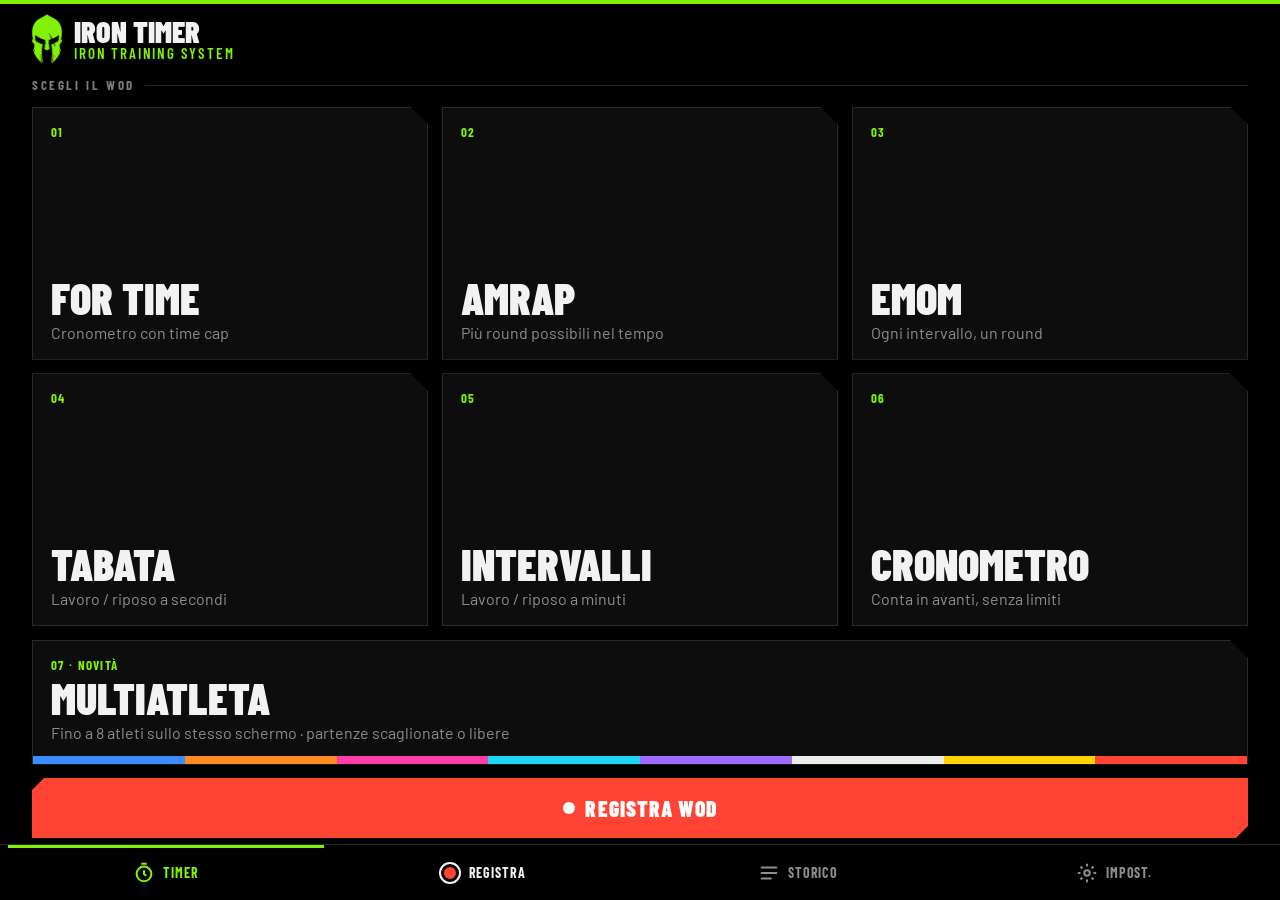
<file: index.html>
<!doctype html>
<html lang="it">
<head>
<meta charset="utf-8">
<meta name="viewport" content="width=device-width,initial-scale=1,viewport-fit=cover,user-scalable=no">
<title>Iron Timer</title>
<meta name="theme-color" content="#000000">
<meta name="apple-mobile-web-app-capable" content="yes">
<meta name="mobile-web-app-capable" content="yes">
<meta name="apple-mobile-web-app-status-bar-style" content="black-translucent">
<meta name="apple-mobile-web-app-title" content="Iron Timer">
<link rel="manifest" href="manifest.webmanifest">
<link rel="apple-touch-icon" href="img/apple-touch-icon.png">
<link rel="icon" href="img/icon-192.png">
<link rel="preconnect" href="https://fonts.googleapis.com">
<link rel="preconnect" href="https://fonts.gstatic.com" crossorigin>
<link href="https://fonts.googleapis.com/css2?family=Barlow+Condensed:wght@500;600;700;800;900&family=Barlow:wght@400;500;600&display=swap" rel="stylesheet">
<style>
/* Every screen is sized from the visible height (--vh) so it fits without scrolling
   on any phone or tablet, portrait or landscape. Only the history list scrolls. */
:root{
  --g:#81F105; --red:#ff4433; --bg:#000; --p:#0e0e0e; --p2:#171717; --b:#262626;
  --t:#f2f2f2; --m:#8d8d8d;
  --st:env(safe-area-inset-top); --sb:env(safe-area-inset-bottom);
  --sl:env(safe-area-inset-left); --sr:env(safe-area-inset-right);
  --cond:'Barlow Condensed','Arial Narrow',system-ui,sans-serif;
  --body:'Barlow',system-ui,-apple-system,sans-serif;
  --vh:1vh;
  --gap:clamp(6px,calc(var(--vh)*1.5),14px);
  --navh:clamp(50px,calc(var(--vh)*8),64px);
  --btn:clamp(42px,calc(var(--vh)*7),62px);
}
@supports (height:1dvh){:root{--vh:1dvh}}
@media (orientation:landscape){:root{--navh:clamp(40px,calc(var(--vh)*10),56px);--btn:clamp(40px,calc(var(--vh)*11),60px)}}
*{box-sizing:border-box;-webkit-tap-highlight-color:transparent}
html,body{margin:0;height:100%;background:var(--bg);color:var(--t);font-family:var(--body);overscroll-behavior:none;overflow:hidden}
body{-webkit-user-select:none;user-select:none;-webkit-text-size-adjust:100%}
button{font:inherit;color:inherit;background:none;border:0;cursor:pointer;padding:0}
input,select{font:inherit;color:var(--t)}
h1,h2,h3{font-family:var(--cond);text-transform:uppercase;letter-spacing:.02em;margin:0}
.muted{color:var(--m)}
.view{position:fixed;inset:0;display:none;flex-direction:column;gap:var(--gap);
  padding:calc(var(--st) + var(--gap)) calc(var(--sr) + clamp(12px,3vw,32px)) calc(var(--sb) + var(--gap)) calc(var(--sl) + clamp(12px,3vw,32px))}
.view.on{display:flex}
.fit{flex:1;min-height:0;display:flex;flex-direction:column;gap:var(--gap)}
.navpad{padding-bottom:calc(var(--sb) + var(--navh) + 6px)}

/* header */
.hdr{display:flex;align-items:center;gap:12px;flex:none}
.hdr img{height:clamp(30px,calc(var(--vh)*6),50px);width:auto}
.hdr .tt{font-family:var(--cond);font-weight:800;font-size:clamp(20px,calc(var(--vh)*3.4),30px);line-height:1;text-transform:uppercase}
.hdr .tt small{display:block;font-size:.5em;font-weight:600;color:var(--g);letter-spacing:.12em}
.hdr .sp{flex:1}
.topbar{display:flex;align-items:center;justify-content:space-between;gap:10px;flex:none}
.back{display:flex;align-items:center;gap:6px;font-family:var(--cond);font-weight:700;font-size:clamp(15px,calc(var(--vh)*2.4),20px);text-transform:uppercase;color:var(--m);height:clamp(30px,calc(var(--vh)*5),40px)}
.pillbtn{height:clamp(30px,calc(var(--vh)*5),40px);padding:0 14px;border-radius:999px;background:var(--p2);border:1px solid var(--b);font-family:var(--cond);font-weight:700;font-size:clamp(14px,calc(var(--vh)*2.2),18px);text-transform:uppercase;letter-spacing:.04em}
.pillbtn:active{border-color:var(--g);color:var(--g)}

/* buttons */
.cta{display:flex;align-items:center;justify-content:center;gap:10px;width:100%;height:var(--btn);flex:none;border-radius:14px;background:var(--g);color:#000;font-family:var(--cond);font-weight:800;font-size:clamp(16px,calc(var(--btn)*.36),23px);text-transform:uppercase;letter-spacing:.03em;text-decoration:none;text-align:center;line-height:1.05;padding:0 10px}
.cta svg{width:1.1em;height:1.1em;flex:none}
.cta.sec{background:var(--p2);color:var(--t);border:1px solid var(--b)}
.cta.red{background:var(--red);color:#fff}
.cta:active{filter:brightness(.85)}

/* home */
.grid{flex:1;min-height:0;display:grid;grid-template-columns:1fr 1fr;grid-template-rows:repeat(3,1fr);gap:var(--gap)}
.mode{min-height:0;background:var(--p);border:1px solid var(--b);border-radius:14px;padding:clamp(8px,calc(var(--vh)*1.8),18px) clamp(10px,2.5vw,18px);text-align:left;display:flex;flex-direction:column;justify-content:space-between;overflow:hidden;transition:border-color .15s,transform .1s}
.mode:active{transform:scale(.97);border-color:var(--g)}
.mode b{font-family:var(--cond);font-size:clamp(18px,calc(var(--vh)*4.4),40px);font-weight:800;text-transform:uppercase;line-height:1}
.mode .d{font-size:clamp(11px,calc(var(--vh)*1.7),15px);color:var(--m);line-height:1.25}
.prow{display:flex;align-items:center;gap:8px;flex:none;min-height:0}
.prow .lb{font-family:var(--cond);font-weight:700;font-size:13px;letter-spacing:.12em;color:var(--m);text-transform:uppercase;flex:none}
.pstrip{display:flex;gap:8px;overflow-x:auto;scrollbar-width:none;flex:1;min-width:0;-webkit-overflow-scrolling:touch}
.pstrip::-webkit-scrollbar{display:none}
.pchip{flex:none;display:flex;align-items:center;gap:6px;height:clamp(34px,calc(var(--vh)*5.5),46px);padding:0 4px 0 14px;border-radius:999px;background:var(--p);border:1px solid var(--b);font-family:var(--cond);font-weight:700;font-size:clamp(14px,calc(var(--vh)*2.2),18px);text-transform:uppercase;white-space:nowrap}
.pchip .x{width:28px;height:28px;border-radius:50%;color:var(--m);font-size:18px}
.empty{color:var(--m);font-size:13px}

/* bottom nav */
.nav{position:fixed;left:0;right:0;bottom:0;height:calc(var(--navh) + var(--sb));display:none;background:rgba(0,0,0,.94);border-top:1px solid var(--b);padding:0 calc(var(--sr) + 8px) var(--sb) calc(var(--sl) + 8px);z-index:20}
.nav.on{display:flex}
.nav button{flex:1;display:flex;flex-direction:column;align-items:center;justify-content:center;gap:2px;font-family:var(--cond);font-weight:700;font-size:13px;letter-spacing:.06em;text-transform:uppercase;color:var(--m)}
.nav button svg,.nav .recb i{width:22px;height:22px}
.nav button.on{color:var(--g)}
.nav .recb{color:var(--t)}
.nav .recb i{display:block;border-radius:50%;border:2px solid currentColor;position:relative}
.nav .recb i:after{content:'';position:absolute;inset:3px;border-radius:50%;background:var(--red)}

/* setup */
.titrow{display:flex;align-items:baseline;gap:12px;flex:none;flex-wrap:wrap}
#suTitle{font-size:clamp(26px,calc(var(--vh)*5.5),52px);line-height:1;color:var(--g)}
#suDesc{font-size:clamp(12px,calc(var(--vh)*1.8),15px)}
.sumain{flex:1;min-height:0;display:flex;flex-direction:column;gap:var(--gap)}
.sufields{flex:1;min-height:0;display:grid;grid-auto-rows:minmax(0,1fr);gap:var(--gap)}
.field{background:var(--p);border:1px solid var(--b);border-radius:14px;padding:clamp(8px,calc(var(--vh)*1.6),16px) clamp(10px,2.5vw,16px);min-height:0;display:flex;flex-direction:column;justify-content:center;gap:clamp(4px,calc(var(--vh)*1),10px)}
.field label,.flabel{display:block;font-family:var(--cond);font-weight:700;font-size:clamp(12px,calc(var(--vh)*1.8),15px);letter-spacing:.1em;text-transform:uppercase;color:var(--m)}
.stp{display:flex;align-items:center;justify-content:space-between;gap:10px;min-height:0}
.stp button{width:var(--btn);height:var(--btn);border-radius:12px;background:var(--p2);border:1px solid var(--b);font-size:calc(var(--btn)*.48);font-weight:600;flex:none}
.stp button:active{border-color:var(--g);color:var(--g)}
.stp .val{flex:1;text-align:center;font-family:var(--cond);font-weight:800;font-size:clamp(26px,calc(var(--vh)*6.5),64px);line-height:1;font-variant-numeric:tabular-nums;white-space:nowrap}
.stp .val{cursor:text}
.stp .valin{width:100%;background:none;border:0;border-bottom:2px solid var(--g);border-radius:0;padding:0;outline:none;text-align:center;font:inherit;color:var(--g);line-height:1.1;-webkit-user-select:text;user-select:text}
.stp .valin::placeholder{color:var(--m);opacity:1}
.stp .valt{display:flex;align-items:center;justify-content:center;gap:.04em;min-width:0;font-size:clamp(24px,calc(var(--vh)*5.6),56px)}
.stp .valt{container-type:inline-size}
.stp .valt>*{font-size:min(1em,21cqw)}
.stp .valt i{font-style:normal;color:var(--m)}
.stp .valt .valin{width:1.2em;flex:none;padding:.08em 0;background:var(--p2);border:0;border-bottom:2px solid var(--b)}
.stp .valt .valin:focus{border-bottom-color:var(--g)}
.stp .valt:not(:focus-within) .valin{color:var(--t)}
.stp .valt.zero:not(:focus-within) .valin{color:var(--m)}
.stp .val small{font-size:.4em;color:var(--m);font-weight:600;margin-left:4px}
.stp .val .none{font-size:.62em}
.txt{width:100%;height:clamp(36px,calc(var(--vh)*5.6),48px);border-radius:10px;background:var(--p2);border:1px solid var(--b);padding:0 12px;font-size:16px;-webkit-user-select:text;user-select:text}
.txt:focus{outline:none;border-color:var(--g)}
.namef{flex:none}
#suBtns{display:flex;gap:var(--gap);flex:none}

/* run */
#run{transition:background .25s}
#run.rest{background:#1a0705}
#run.prep{background:#0b0b0b}
.runmain{flex:1;display:flex;flex-direction:column;min-height:0;min-width:0}
.runtop{display:flex;align-items:center;justify-content:space-between;gap:10px}
.runtop .lbl{font-family:var(--cond);font-weight:700;font-size:clamp(15px,calc(var(--vh)*2.4),22px);text-transform:uppercase;letter-spacing:.06em;color:var(--m);white-space:nowrap;overflow:hidden;text-overflow:ellipsis}
.runtop img{height:clamp(26px,calc(var(--vh)*4.4),40px);width:auto;flex:none}
.runmid{flex:1;display:flex;flex-direction:column;align-items:center;justify-content:center;min-height:0;overflow:hidden}
.phase{font-family:var(--cond);font-weight:800;font-size:clamp(20px,calc(var(--vh)*4.5),48px);letter-spacing:.14em;text-transform:uppercase;color:var(--g)}
#run.rest .phase{color:var(--red)}
#run.prep .phase{color:var(--t)}
.big{font-family:var(--cond);font-weight:800;line-height:.9;font-variant-numeric:tabular-nums;font-size:min(31vw,calc(var(--vh)*40));color:var(--g)}
#run.rest .big{color:var(--red)}
#run.prep .big{color:var(--t)}
.sub{font-family:var(--cond);font-weight:700;font-size:clamp(18px,calc(var(--vh)*4),40px);text-transform:uppercase;letter-spacing:.06em;margin-top:4px;text-align:center}
.sub2{font-size:clamp(12px,calc(var(--vh)*1.9),17px);color:var(--m);margin-top:2px;font-variant-numeric:tabular-nums;text-align:center}
.prog{height:6px;background:var(--p2);border-radius:3px;overflow:hidden;margin:var(--gap) 0 0;flex:none}
.prog i{display:block;height:100%;width:0;background:var(--g)}
#run.rest .prog i.on{background:var(--red)}
.runbtns{display:flex;gap:var(--gap);flex:none}
.runbtns button{height:clamp(54px,calc(var(--vh)*9),84px);border-radius:16px;font-family:var(--cond);font-weight:800;font-size:clamp(18px,calc(var(--vh)*3),28px);text-transform:uppercase}
.rb-sm{flex:0 0 26%;background:var(--p2);border:1px solid var(--b)}
.rb-round{flex:1;background:var(--g);color:#000}
.rb-round:active{filter:brightness(.8)}
.rb-round[hidden]{display:none}

/* record */
#rec{padding:0;gap:0;background:#000}
#rec.on{display:flex;flex-direction:column}
.swrap{position:relative;flex:1;min-height:0;min-width:0;overflow:hidden}
.stage{position:absolute;left:50%;top:50%;transform:translate(-50%,-50%);overflow:hidden;background:#050505}
.stage video,.stage canvas.ov{position:absolute;inset:0;width:100%;height:100%;object-fit:cover}
.stage video.mir{transform:scaleX(-1)}
.rtop{display:flex;align-items:center;gap:8px;flex:none;padding:calc(var(--st) + 10px) calc(var(--sr) + 12px) 10px calc(var(--sl) + 12px)}
.rbtn{width:44px;height:44px;border-radius:50%;background:rgba(255,255,255,.08);display:flex;align-items:center;justify-content:center;flex:none}
.rbtn svg{width:22px;height:22px}
.rbtn:disabled{opacity:.35}
.chip{flex:1;min-width:0;height:44px;border-radius:22px;background:rgba(255,255,255,.08);display:flex;align-items:center;justify-content:center;gap:8px;padding:0 14px;font-family:var(--cond);font-weight:700;font-size:17px;text-transform:uppercase;letter-spacing:.04em;white-space:nowrap;overflow:hidden}
.chip b{color:var(--g);overflow:hidden;text-overflow:ellipsis}
.rtimer{display:none}
.recdot{display:none;align-items:center;gap:6px;font-family:var(--cond);font-weight:700;font-size:18px;font-variant-numeric:tabular-nums}
.recdot i{width:10px;height:10px;border-radius:50%;background:var(--red);animation:bl 1s infinite}
@keyframes bl{50%{opacity:.2}}
#rec.recording .recdot{display:flex}
#rec.recording .chip{display:none}
.rbot{display:flex;align-items:center;justify-content:space-around;flex:none;padding:12px calc(var(--sr) + 12px) calc(var(--sb) + 14px) calc(var(--sl) + 12px)}
.shut{width:76px;height:76px;border-radius:50%;border:4px solid #fff;display:flex;align-items:center;justify-content:center}
.shut i{width:58px;height:58px;border-radius:50%;background:var(--red);transition:all .2s}
#rec.recording .shut i{width:28px;height:28px;border-radius:7px}
.side{width:60px;height:60px;border-radius:50%;background:rgba(255,255,255,.08);display:flex;align-items:center;justify-content:center;font-family:var(--cond);font-weight:800;font-size:15px;text-transform:uppercase;line-height:1;text-align:center}
.side svg{width:28px;height:28px}
.side.rnd{background:var(--g);color:#000;font-size:17px}
.side[hidden]{visibility:hidden;display:flex}
.camerr{position:absolute;inset:0;display:none;align-items:center;justify-content:center;text-align:center;padding:30px;color:var(--m);z-index:2}
.camerr.on{display:flex}
.flash{position:absolute;inset:0;background:#fff;opacity:0;pointer-events:none;z-index:4;transition:opacity .25s}
#rc{position:fixed;left:-9999px;top:0;width:2px;height:2px;opacity:0;pointer-events:none}

/* history (the one screen that scrolls: it is a growing list) */
.scroll{flex:1;min-height:0;overflow-y:auto;-webkit-overflow-scrolling:touch}
.list{display:flex;flex-direction:column;gap:8px}
.item{display:flex;align-items:center;gap:12px;background:var(--p);border:1px solid var(--b);border-radius:12px;padding:12px 14px;text-align:left;width:100%}
.item .grow{flex:1;min-width:0}
.item .t1{font-family:var(--cond);font-weight:700;font-size:20px;text-transform:uppercase;white-space:nowrap;overflow:hidden;text-overflow:ellipsis}
.item .t2{font-size:13px;color:var(--m)}
.item .res{font-family:var(--cond);font-weight:800;font-size:24px;color:var(--g);white-space:nowrap}
.x{width:32px;height:32px;border-radius:8px;color:var(--m);font-size:20px;flex:none}

/* settings */
.sgrid{flex:1;min-height:0;display:grid;grid-template-columns:1fr;grid-auto-rows:minmax(0,auto);align-content:start;gap:var(--gap)}
.sgrid .field>*{flex-shrink:0}
.foot{font-size:12px;color:var(--m);text-align:center;margin-top:4px}

/* toggle pills + segmented controls */
.pills{display:grid;grid-template-columns:repeat(3,1fr);gap:8px}
.pill{display:flex;height:clamp(36px,calc(var(--vh)*5.5),46px);min-width:0}
.pill input{position:absolute;opacity:0;width:0;height:0}
.pill span{flex:1;display:flex;align-items:center;justify-content:center;text-align:center;border-radius:10px;background:var(--p2);border:1px solid var(--b);font-size:clamp(12px,calc(var(--vh)*1.9),15px);font-weight:600;color:var(--m);padding:0 4px;line-height:1.1;transition:.15s}
.pill input:checked+span{background:var(--g);border-color:var(--g);color:#000}
.seg{display:flex;background:var(--p2);border:1px solid var(--b);border-radius:10px;padding:3px;gap:3px}
.seg button{flex:1;height:clamp(30px,calc(var(--vh)*4.6),38px);border-radius:8px;font-family:var(--cond);font-weight:700;font-size:clamp(14px,calc(var(--vh)*2.2),17px);text-transform:uppercase;color:var(--m);padding:0 6px;white-space:nowrap}
.seg button.on{background:var(--g);color:#000}
.srow{display:flex;align-items:center;gap:10px}
.srow .flabel{width:86px;flex:none}
.srow .seg{flex:1}

/* sheets */
.sheet{position:fixed;inset:0;z-index:40;display:none;background:rgba(0,0,0,.6)}
.sheet.on{display:block}
.pan{position:absolute;left:0;right:0;bottom:0;max-height:calc(var(--vh)*100 - var(--st) - 8px);overflow-y:auto;background:#0d0d0d;border-top:1px solid var(--b);border-radius:20px 20px 0 0;padding:clamp(12px,calc(var(--vh)*2),20px) calc(var(--sr) + 16px) calc(var(--sb) + 14px) calc(var(--sl) + 16px);display:flex;flex-direction:column;gap:var(--gap)}
.pan h2{font-size:clamp(20px,calc(var(--vh)*3.4),28px)}
.pcols{display:flex;flex-direction:column;gap:var(--gap)}
.pcol{display:flex;flex-direction:column;gap:var(--gap);min-width:0}
.media{width:100%;max-height:calc(var(--vh)*45);border-radius:12px;background:#000;display:block;object-fit:contain}
.res-big{font-family:var(--cond);font-weight:800;font-size:clamp(40px,calc(var(--vh)*8),72px);color:var(--g);line-height:1;text-align:center;font-variant-numeric:tabular-nums}
.splits{font-size:13px;color:var(--m);text-align:center;font-variant-numeric:tabular-nums}
.tiles{display:grid;grid-template-columns:repeat(auto-fill,minmax(150px,1fr));gap:8px}
.tile{background:var(--p);border:1px solid var(--b);border-radius:12px;padding:10px 12px;text-align:left;min-width:0}
.tile b{display:block;font-family:var(--cond);font-weight:800;font-size:19px;text-transform:uppercase;white-space:nowrap;overflow:hidden;text-overflow:ellipsis}
.tile span{display:block;font-size:12px;color:var(--m);white-space:nowrap;overflow:hidden;text-overflow:ellipsis}
.tile:active{border-color:var(--g)}
.btnrow{display:flex;gap:var(--gap)}
.btnrow>.cta,#suBtns>.cta{flex:1 1 0;width:auto;min-width:0}

/* install banner, toast */
.inst{display:none;align-items:center;gap:10px;background:var(--p2);border:1px solid var(--b);border-radius:12px;padding:8px 10px;font-size:13px;line-height:1.3;flex:none}
.inst.on{display:flex}
.inst .grow{flex:1}
.inst button.go{background:var(--g);color:#000;border-radius:8px;padding:7px 12px;font-family:var(--cond);font-weight:800;text-transform:uppercase}
.toast{position:fixed;left:50%;bottom:calc(var(--sb) + var(--navh) + 30px);transform:translateX(-50%);background:#222;color:#fff;padding:10px 16px;border-radius:10px;font-size:15px;z-index:60;opacity:0;transition:opacity .25s;pointer-events:none;max-width:86vw;text-align:center}
.toast.on{opacity:1}
/* ===== Style A · Spartano ===== */
#home::before,#setup::before,#run::before,#hist::before,#sett::before{content:'';position:absolute;left:0;right:0;top:0;height:4px;background:var(--g);z-index:1}
#run.rest::before{background:var(--red)}
#run.prep::before{background:#444}
.hdr .tt{font-weight:900}
.slabel{display:flex;align-items:center;gap:10px;flex:none;font-family:var(--cond);font-weight:700;font-size:13px;letter-spacing:.2em;color:#7d7d7d;text-transform:uppercase}
.slabel:after{content:'';flex:1;height:1px;background:var(--b)}
.mode{border-radius:0;clip-path:polygon(0 0,calc(100% - 18px) 0,100% 18px,100% 100%,0 100%);background:#0d0d0d;border-color:#2a2a2a}
.mode .num{font-style:normal;font-family:var(--cond);font-weight:700;font-size:13px;letter-spacing:.1em;color:var(--g);text-transform:uppercase}
.mode .mt{display:flex;flex-direction:column;gap:4px}
.mode b{font-weight:900;line-height:.95}
.mode.last{background:var(--g);border-color:var(--g);color:#000}
.mode.last .num{color:#000}
.mode.last .d{color:#1d3a00}
.cta{border-radius:0;clip-path:polygon(12px 0,100% 0,100% calc(100% - 12px),calc(100% - 12px) 100%,0 100%,0 12px);font-weight:900;letter-spacing:.05em}
.rdot{width:.6em;height:.6em;border-radius:50%;background:#fff;flex:none}
.pchip{border-radius:0;border-color:#2a2a2a;font-weight:800}
.nav button.on{box-shadow:inset 0 3px 0 var(--g)}
.field,.item,.tile,.inst{border-radius:4px}
.pan{border-radius:6px 6px 0 0;border-top:3px solid var(--g)}
.stp button,.txt,.seg,.seg button,.pill span,.pillbtn{border-radius:3px}
#suTitle{font-weight:900}
.titrow{border-left:4px solid var(--g);padding-left:10px}
/* timer */
.phase{letter-spacing:.4em;padding-left:.4em;font-weight:900}
.big{font-weight:900;text-shadow:0 0 .22em rgba(129,241,5,.45)}
#run.rest .big{text-shadow:0 0 .22em rgba(255,68,51,.45)}
#run.prep .big{text-shadow:none}
.sub{display:flex;align-items:center;justify-content:center;gap:.4em;font-weight:900}
.sub:before,.sub:after{content:'';width:1.2em;height:1px;background:#3a3a3a}
.sub:empty{display:none}
.prog{height:auto;background:none;border-radius:0;display:grid;gap:3px}
.prog i{display:block;height:8px;background:#1e1e1e;width:auto}
.prog i.on{background:var(--g)}
.prog i.cur{background:#3f6e0a}
#run.rest .prog i.on{background:var(--red)}
.runbtns button{border-radius:0;font-weight:900}
.rb-sm{background:#111;border-color:#2a2a2a;clip-path:polygon(12px 0,100% 0,100% 100%,0 100%,0 12px)}
.rb-round{clip-path:polygon(0 0,calc(100% - 16px) 0,100% 16px,100% 100%,16px 100%,0 calc(100% - 16px))}
#runPause{clip-path:polygon(0 0,calc(100% - 12px) 0,100% 12px,100% 100%,0 100%)}
/* camera */
.chip{border-radius:0;background:transparent;border:1px solid #2a2a2a;font-weight:800}
.rbtn{background:#161616}
.side{background:#161616}
.side.rnd{border-radius:0;clip-path:polygon(0 0,calc(100% - 12px) 0,100% 12px,100% 100%,12px 100%,0 calc(100% - 12px));font-weight:900}
@media (orientation:landscape) and (max-height:430px){.slabel{display:none}}
.mode b{font-size:min(clamp(18px,calc(var(--vh)*4.4),40px),8vw)}
#run.rest .prog i.cur{background:#6e1c14}
.runbtns:has(.rb-round[hidden]) .rb-sm{flex:1 1 0}
@media (orientation:landscape){.mode b{font-size:min(clamp(18px,calc(var(--vh)*6.4),44px),4.3vw)}}
@media (min-width:700px) and (orientation:portrait){.mode b{font-size:clamp(28px,5.5vw,52px)}}
.sgate{position:fixed;inset:0;z-index:80;background:#000;display:none;flex-direction:column;align-items:center;justify-content:center;gap:18px;text-align:center;padding:calc(var(--st) + 20px) 24px calc(var(--sb) + 20px)}
.sgate.on{display:flex}

/* ===== tablets and wide screens (portrait) ===== */
@media (min-width:700px) and (orientation:portrait){
  .sgrid{grid-template-columns:1fr 1fr}
  .mode b{font-size:clamp(28px,5.5vw,52px)}
  .mode .d{font-size:clamp(13px,2vw,18px)}
  .pan{left:50%;right:auto;width:min(100%,640px);transform:translateX(-50%)}
}

/* ===== landscape (phones and tablets) ===== */
@media (orientation:landscape){
  .grid{grid-template-columns:repeat(3,1fr);grid-template-rows:repeat(2,1fr)}
  .mode b{font-size:clamp(18px,calc(var(--vh)*6.4),44px)}
  .mode .d{font-size:clamp(11px,calc(var(--vh)*2.6),16px)}
  .nav button{flex-direction:row;gap:8px;font-size:14px}
  /* setup: settings on the left, actions on the right */
  .sumain{display:grid;grid-template-columns:1fr minmax(170px,28%);grid-template-rows:minmax(0,1fr) auto;gap:var(--gap)}
  .sufields{grid-column:1;grid-row:1;grid-auto-flow:column;grid-auto-columns:minmax(0,1fr);grid-auto-rows:auto;grid-template-rows:minmax(0,1fr)}
  .namef{grid-column:1;grid-row:2}
  #suBtns{grid-column:2;grid-row:1 / span 2;flex-direction:column}
  #suBtns .cta{flex:1;height:auto;min-height:40px}
  .stp{flex-wrap:wrap;row-gap:clamp(4px,calc(var(--vh)*1.5),12px)}
  .stp .val{order:-1;flex:1 0 100%;font-size:clamp(26px,calc(var(--vh)*11),110px)}
  .stp button{flex:1;width:auto;height:clamp(36px,calc(var(--vh)*10),76px)}
  /* settings in two columns */
  .sgrid{grid-template-columns:1fr 1fr}
  /* timer: number on the left, buttons stacked on the right */
  #run.on{flex-direction:row}
  .runbtns{flex-direction:column;width:clamp(120px,20vw,220px)}
  .runbtns button{height:auto;flex:1;min-height:0}
  .rb-sm{flex:1 1 0}
  .rb-round{flex:2 1 0}
  .big{font-size:min(21vw,calc(var(--vh)*52))}
  .phase{font-size:clamp(18px,calc(var(--vh)*6.5),44px)}
  .sub{font-size:clamp(18px,calc(var(--vh)*7),40px)}
  .sub2{font-size:clamp(12px,calc(var(--vh)*3.2),17px)}
  /* camera: controls on the sides, like the phone camera */
  #rec.on{flex-direction:row}
  #rec .rtop{flex-direction:column;justify-content:space-between;padding:calc(var(--st) + 12px) 10px calc(var(--sb) + 12px) calc(var(--sl) + 10px)}
  #rec .chip{display:none}
  .rtimer{display:flex}
  #rec.recording .rtimer{display:none}
  .recdot{flex:none!important;writing-mode:vertical-rl;transform:rotate(180deg);font-size:16px}
  #rec .rbot{flex-direction:column-reverse;justify-content:space-around;padding:calc(var(--st) + 12px) calc(var(--sr) + 12px) calc(var(--sb) + 12px) 10px}
  .shut{width:70px;height:70px}.shut i{width:54px;height:54px}
  .side{width:56px;height:56px}
  /* sheets: wider, content in two columns */
  .pan{left:50%;right:auto;width:min(100%,900px);transform:translateX(-50%)}
  .pcols{flex-direction:row;align-items:stretch}
  .pcols>.pcol{flex:1}
  .media{max-height:calc(var(--vh)*62)}
}
@media (orientation:landscape) and (max-height:430px){
  .hdr .tt small{display:none}
  #suDesc{display:none}
  .mode .d{display:none}
  .mode{justify-content:center}
}
@media (max-height:600px) and (orientation:portrait){
  .mode .d{display:none}
}
</style>
<link rel="stylesheet" href="mmulti.css">
</head>
<body>

<!-- HOME -->
<section class="view on navpad" id="home">
  <div class="hdr"><img src="img/helmet.png" alt=""><div class="tt">Iron Timer<small>Iron Training System</small></div></div>
  <div class="inst" id="inst"><div class="grow" id="instTxt"></div><button class="go" id="instGo" hidden>Installa</button><button class="x" id="instX">×</button></div>
  <div class="fit">
    <div class="slabel">Scegli il WOD</div>
    <div class="grid" id="modes"></div>
    <button class="cta red" id="homeRec"><span class="rdot"></span>Registra WOD</button>
    <div class="prow" id="prow"><span class="lb">Preset</span><div class="pstrip" id="presets"></div></div>
  </div>
</section>

<!-- SETUP -->
<section class="view" id="setup">
  <div class="topbar"><button class="back" data-back>‹ Indietro</button><button class="pillbtn" id="suSave">☆ Salva preset</button></div>
  <div class="titrow"><h1 id="suTitle"></h1><span class="muted" id="suDesc"></span></div>
  <div class="sumain">
    <div class="sufields" id="suFields"></div>
    <div class="field namef"><input class="txt" id="suName" placeholder="Nome del WOD (facoltativo): Fran, Murph…" maxlength="40"></div>
    <div id="suBtns">
      <button class="cta" id="suStart">Avvia timer</button>
      <button class="cta red" id="suRec">Registra con timer</button>
    </div>
  </div>
</section>

<!-- RUN -->
<section class="view" id="run">
  <div class="runmain">
    <div class="runtop"><div class="lbl" id="runLbl"></div><img src="img/helmet.png" alt=""></div>
    <div class="runmid">
      <div class="phase" id="runPhase"></div>
      <div class="big" id="runBig">0:00</div>
      <div class="sub" id="runSub"></div>
      <div class="sub2" id="runSub2"></div>
    </div>
    <div class="prog" id="runProg"></div>
  </div>
  <div class="runbtns">
    <button class="rb-sm" id="runStop">Stop</button>
    <button class="rb-round" id="runRound">+1 Round</button>
    <button class="rb-sm" id="runPause">Pausa</button>
  </div>
</section>

<!-- RECORD -->
<section class="view" id="rec">
  <div class="rtop">
    <button class="rbtn" id="recClose" aria-label="Chiudi"><svg viewBox="0 0 24 24" fill="none" stroke="#fff" stroke-width="2.5" stroke-linecap="round"><path d="M6 6l12 12M18 6L6 18"/></svg></button>
    <button class="chip" id="recChip"><span class="muted">Timer</span><b id="recChipTxt">Nessuno</b></button>
    <button class="rbtn rtimer" id="recTmr" aria-label="Timer"><svg viewBox="0 0 24 24" fill="none" stroke="#81F105" stroke-width="2.4" stroke-linecap="round"><circle cx="12" cy="13" r="8"/><path d="M12 9v4l2.5 2M9 2h6"/></svg></button>
    <div class="recdot" style="flex:1;justify-content:center"><i></i><span id="recTime">0:00</span></div>
    <button class="rbtn" id="recOv" aria-label="Dati sul video"><svg viewBox="0 0 24 24" fill="none" stroke="#fff" stroke-width="2.2" stroke-linecap="round"><path d="M4 7h10M18 7h2M4 17h4M12 17h8"/><circle cx="16" cy="7" r="2"/><circle cx="10" cy="17" r="2"/></svg></button>
    <button class="rbtn" id="recFlip" aria-label="Gira camera"><svg viewBox="0 0 24 24" fill="none" stroke="#fff" stroke-width="2.2" stroke-linecap="round" stroke-linejoin="round"><path d="M20 11a8 8 0 0 0-14.3-4.9L4 8"/><path d="M4 4v4h4"/><path d="M4 13a8 8 0 0 0 14.3 4.9L20 16"/><path d="M20 20v-4h-4"/></svg></button>
  </div>
  <div class="swrap" id="swrap">
    <div class="stage" id="stage">
      <video id="vid" playsinline muted autoplay></video>
      <canvas class="ov" id="ov"></canvas>
    </div>
    <div class="camerr" id="camErr"></div>
    <div class="flash" id="flash"></div>
  </div>
  <div class="rbot">
    <button class="side" id="recPhoto" aria-label="Foto"><svg viewBox="0 0 24 24" fill="none" stroke="#fff" stroke-width="2.2" stroke-linejoin="round"><path d="M4 8h3l2-3h6l2 3h3v11H4z"/><circle cx="12" cy="13" r="3.5"/></svg></button>
    <button class="shut" id="recBtn" aria-label="Registra"><i></i></button>
    <button class="side rnd" id="recRound" hidden>+1<br>Rnd</button>
  </div>
  <canvas id="rc"></canvas>
</section>

<!-- HISTORY -->
<section class="view navpad" id="hist">
  <div class="hdr"><img src="img/helmet.png" alt=""><div class="tt">Storico<small>I tuoi WOD</small></div></div>
  <div class="scroll"><div class="list" id="histList"></div></div>
</section>

<!-- SETTINGS -->
<section class="view navpad" id="sett">
  <div class="hdr"><img src="img/helmet.png" alt=""><div class="tt">Impostazioni<small>Iron Timer</small></div></div>
  <div class="sgrid">
    <div class="field"><span class="flabel">Conto alla rovescia iniziale</span><div class="seg" id="setCd"></div></div>
    <div class="field"><span class="flabel">Avvisi</span><div class="pills">
      <label class="pill"><input type="checkbox" id="setBeep"><span>Beep</span></label>
      <label class="pill"><input type="checkbox" id="setVoice"><span>Voce</span></label>
      <label class="pill"><input type="checkbox" id="setVib"><span>Vibrazione</span></label>
    </div></div>
    <div class="field"><span class="flabel">Il tuo nome (per i video)</span><input class="txt" id="setName" placeholder="Nome atleta" maxlength="30"></div>
    <div class="field"><span class="flabel">Qualità video</span><div class="seg" id="setQ"></div></div>
    <div class="field"><div class="btnrow"><button class="cta sec" id="setClear" style="height:clamp(36px,calc(var(--vh)*5.6),46px);font-size:16px">Cancella storico</button></div>
      <div class="foot">Iron Timer v9 · Iron Training System · I dati restano su questo dispositivo</div></div>
  </div>
</section>

<nav class="nav on" id="nav">
  <button data-go="home" class="on"><svg viewBox="0 0 24 24" fill="none" stroke="currentColor" stroke-width="2.2"><circle cx="12" cy="13" r="8"/><path d="M12 9v4l2.5 2M9 2h6"/></svg>Timer</button>
  <button data-go="rec" class="recb"><i></i>Registra</button>
  <button data-go="hist"><svg viewBox="0 0 24 24" fill="none" stroke="currentColor" stroke-width="2.2" stroke-linecap="round"><path d="M4 6h16M4 12h16M4 18h10"/></svg>Storico</button>
  <button data-go="sett"><svg viewBox="0 0 24 24" fill="none" stroke="currentColor" stroke-width="2.2"><circle cx="12" cy="12" r="3"/><path d="M12 2v3M12 19v3M2 12h3M19 12h3M4.9 4.9l2.1 2.1M17 17l2.1 2.1M4.9 19.1L7 17M17 7l2.1-2.1"/></svg>Impost.</button>
</nav>

<!-- Overlay settings sheet -->
<div class="sheet" id="shOv"><div class="pan">
  <h2>Dati sul video</h2>
  <div class="pcols">
    <div class="pcol"><div class="pills" id="ovToggles"></div><input class="txt" id="ovName" placeholder="Nome atleta" maxlength="30"></div>
    <div class="pcol">
      <div class="srow"><span class="flabel">Posizione</span><div class="seg" id="ovPos"></div></div>
      <div class="srow"><span class="flabel">Misura</span><div class="seg" id="ovSize"></div></div>
      <div class="srow"><span class="flabel">Sfondo</span><div class="seg" id="ovBg"></div></div>
      <div class="srow"><span class="flabel">Colore</span><div class="seg" id="ovCol"></div></div>
    </div>
  </div>
  <button class="cta" data-close>Fatto</button>
</div></div>

<!-- Timer pick sheet (record) -->
<div class="sheet" id="shPick"><div class="pan">
  <h2>Timer per la ripresa</h2>
  <div class="tiles" id="pickList"></div>
  <button class="cta sec" data-close>Chiudi</button>
</div></div>

<!-- Result sheet -->
<div class="sheet" id="shRes"><div class="pan">
  <div class="pcols">
    <div class="pcol" style="justify-content:center">
      <h2 id="resTitle">Risultato</h2>
      <div class="res-big" id="resBig"></div>
      <div class="splits" id="resSplits"></div>
    </div>
    <div class="pcol">
      <div id="resRepsF" style="display:flex;gap:10px"><input class="txt" id="resRounds" type="number" inputmode="numeric" placeholder="Round"><input class="txt" id="resReps" type="number" inputmode="numeric" placeholder="+ Reps"></div>
      <input class="txt" id="resNotes" placeholder="Note: RX, 43 kg, scaled…" maxlength="80">
      <div class="btnrow"><button class="cta sec" id="resDiscard">Scarta</button><button class="cta" id="resSave">Salva</button></div>
    </div>
  </div>
</div></div>

<!-- Media sheet -->
<div class="sheet" id="shMedia"><div class="pan">
  <div class="pcols">
    <div class="pcol" style="flex:1.6"><h2 id="mTitle">Video pronto</h2><div id="mBox"></div></div>
    <div class="pcol" style="justify-content:flex-end">
      <p class="muted" id="mHint" style="font-size:13px;margin:0"></p>
      <button class="cta" id="mShare">Salva / Condividi</button>
      <a class="cta sec" id="mDl" download>Scarica file</a>
      <button class="cta sec" id="mClose">Chiudi</button>
    </div>
  </div>
</div></div>

<div class="sgate" id="sgate">
  <img src="img/helmet.png" alt="" style="height:90px;width:auto">
  <h2 style="font-size:30px;line-height:1.05">Apri Iron Timer<br>con Chrome</h2>
  <p class="muted" style="margin:0;font-size:15px;line-height:1.4;max-width:320px">Da Samsung Internet l'installazione viene bloccata per errore da Google Play Protect. Con Chrome funziona senza problemi.</p>
  <a class="cta" id="sgGo" href="#" style="max-width:340px">Apri in Chrome</a>
  <button class="back" id="sgStay" style="justify-content:center">Usa comunque questo browser</button>
</div>
<div class="toast" id="toast"></div>
<script src="app.js?v=9"></script>
<script src="mmulti.js?v=2"></script>
<script src="help.js?v=1"></script>
</body>
</html>
</file>
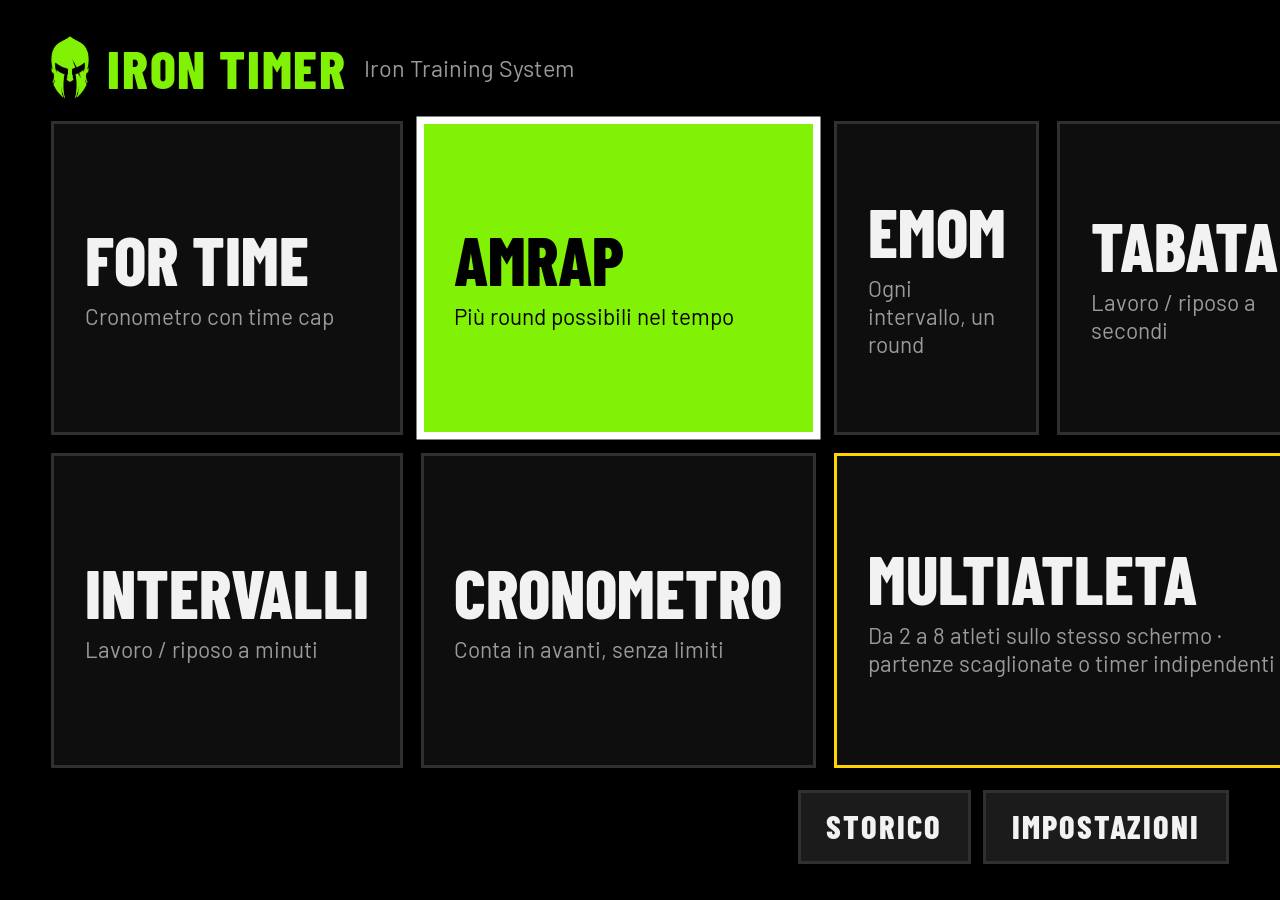
<file: tv.html>
<!doctype html>
<html lang="it">
<head>
<meta charset="utf-8">
<meta name="viewport" content="width=device-width,initial-scale=1">
<title>Iron Timer TV</title>
<meta name="theme-color" content="#000000">
<link rel="icon" href="img/icon-192.png">
<link href="https://fonts.googleapis.com/css2?family=Barlow+Condensed:wght@600;700;800&family=Barlow:wght@500&display=swap" rel="stylesheet">
<style>
/* Fire TV: everything is sized from the screen and kept inside a safe margin for TVs that crop the edges */
:root{--g:#81F105;--red:#ff4433;--p:#0e0e0e;--p2:#1b1b1b;--b:#303030;--t:#f2f2f2;--m:#9a9a9a;
  --cond:'Barlow Condensed','Arial Narrow',sans-serif;--body:'Barlow',sans-serif}
*{box-sizing:border-box}
html,body{margin:0;height:100%;background:#000;color:var(--t);font-family:var(--body);overflow:hidden;cursor:none}
button,input{font:inherit;color:inherit;background:none;border:0;outline:none;margin:0}
.view{position:absolute;inset:0;padding:4vh 4vw;display:none;flex-direction:column;gap:2.4vh}
.view.on{display:flex}
.top{display:flex;align-items:center;gap:1.4vw;flex:none}
.top img{height:7vh}
.top h1{margin:0;font:800 6vh/1 var(--cond);letter-spacing:.03em;color:var(--g);text-transform:uppercase}
.top span{font-size:2.6vh;color:var(--m)}
.hint{flex:none;font-size:2.4vh;color:var(--m);text-align:center}
.btn{background:var(--p2);border:.35vh solid var(--b);font:800 3.6vh/1.1 var(--cond);letter-spacing:.06em;text-transform:uppercase;padding:1.8vh 2vw}
.go{background:var(--g);border-color:var(--g);color:#000}
.rec{background:var(--p2)}
.f:focus{background:var(--g);border-color:#fff;color:#000;box-shadow:0 0 0 .5vh #fff}
.f.danger:focus{background:var(--red);color:#fff}

/* home */
#modes{flex:1;min-height:0;display:grid;grid-template-columns:repeat(3,1fr);grid-template-rows:repeat(2,1fr);gap:2vh 1.4vw}
.mode{display:flex;flex-direction:column;justify-content:center;text-align:left;background:var(--p);border:.35vh solid var(--b);padding:0 2.4vw}
.mode b{font:800 7.5vh/1 var(--cond);text-transform:uppercase}
.mode span{font-size:2.5vh;color:var(--m);margin-top:1vh}
.mode:focus span{color:#000}
.row{display:flex;gap:1vw;flex:none;align-items:stretch}
#presets{flex:1;min-width:0;display:flex;gap:1vw;overflow:hidden}
#presets .btn{white-space:nowrap}

/* setup */
.sumain{flex:1;min-height:0;display:flex;gap:2vw}
#fields{flex:1;min-width:0;display:flex;justify-content:space-evenly;align-items:center;gap:1.5vw;background:var(--p);border:.35vh solid var(--b);padding:0 1vw}
.fd{display:flex;flex-direction:column;align-items:center;gap:2.4vh}
.fd label{font:700 3.2vh/1 var(--cond);letter-spacing:.1em;text-transform:uppercase;color:var(--m)}
.boxes{display:flex;align-items:center;font-family:var(--cond);font-weight:800;line-height:1}
.boxes>i{font-style:normal;color:var(--m);width:.3em;text-align:center}
.spin{position:relative;width:1.25em;padding:.12em 0;text-align:center;background:var(--p2);border:.35vh solid transparent;font-variant-numeric:tabular-nums}
.spin small{display:block;font:600 .17em/1 var(--cond);letter-spacing:.08em;color:var(--m);margin-top:.4em;text-transform:uppercase}
.spin:focus small{color:#000}
.spin.dim{color:var(--m)}
.spin.dim:focus{color:#000}
.spin:focus::before,.spin:focus::after{position:absolute;left:0;right:0;font-size:.3em;color:var(--g)}
.spin:focus::before{content:'▲';top:-1.25em}
.spin:focus::after{content:'▼';bottom:-1.25em}
.side{flex:none;width:24vw;display:flex;flex-direction:column;gap:1.6vh}
.side .go{flex:1;font-size:6vh}
.txt{background:var(--p2);border:.35vh solid var(--b);padding:1.6vh 1vw;font-size:2.8vh;width:100%;user-select:text}
.txt::placeholder{color:var(--m)}
.txt:focus{border-color:var(--g);box-shadow:0 0 0 .5vh var(--g)}

/* run */
#run{padding:3vh 4vw;gap:1vh}
#run.rest{background:#2a0705}
#run.prep{background:#0d1a00}
.rtop{display:flex;justify-content:space-between;align-items:center;flex:none;font:700 4.4vh/1 var(--cond);color:var(--m);text-transform:uppercase}
.rtop img{height:7vh}
.rmid{flex:1;min-height:0;display:flex;flex-direction:column;align-items:center;justify-content:center}
#phase{font:800 9vh/1 var(--cond);letter-spacing:.06em;color:var(--g);text-transform:uppercase}
#big{font:800 34vw/.92 var(--cond);font-variant-numeric:tabular-nums;color:var(--g);white-space:nowrap;font-size:min(34vw,54vh)}
#big.long{font-size:min(25vw,50vh)}
#run.rest #big,#run.rest #phase{color:var(--red)}
#run.prep #big{color:#fff}
#run.paused #big{opacity:.45}
#sub{font:700 7vh/1.1 var(--cond);min-height:7.7vh;text-transform:uppercase}
#sub2{font:600 4vh/1.1 var(--cond);color:var(--m);min-height:4.4vh}
#prog{flex:none;display:grid;gap:.4vw;height:1.6vh}
#prog i{background:var(--p2)}
#prog i.on{background:var(--g)}
#prog i.cur{background:#fff}
.rbtn{flex:none;display:flex;justify-content:center;gap:1.5vw}
.rbtn .btn{min-width:18vw;font-size:4.4vh;padding:1.6vh 2vw}

/* result, lists */
.res{flex:1;min-height:0;display:flex;flex-direction:column;align-items:center;justify-content:center;gap:2.6vh}
#resBig{font:800 22vh/1 var(--cond);color:var(--g)}
#resSplits{font:600 3vh/1.2 var(--cond);color:var(--m);text-align:center;max-width:90%}
#resReps{display:flex;gap:3vw}
#resReps .boxes{font-size:11vh}
.res .txt{width:50vw}
.scroll{flex:1;min-height:0;overflow:hidden;display:flex;flex-direction:column;gap:1vh}
.item{flex:none;display:flex;align-items:center;gap:2vw;text-align:left;background:var(--p);border:.35vh solid var(--b);padding:1.6vh 2vw}
.item div{flex:1;min-width:0}
.item b{display:block;font:700 4vh/1.1 var(--cond);text-transform:uppercase}
.item span{font-size:2.4vh;color:var(--m)}
.item:focus span{color:#000}
.item em{flex:none;font:800 5vh/1 var(--cond);font-style:normal;color:var(--g)}
.item:focus em{color:#000}
.empty{margin:auto;font-size:3.4vh;color:var(--m)}
.sett{display:flex;align-items:center;gap:1vw}
.sett>span{width:26vw;font:700 3.6vh/1 var(--cond);text-transform:uppercase}
.btn.sel{border-color:var(--g);color:var(--g)}
.btn.sel:focus{color:#000}
#toast{position:fixed;left:50%;bottom:6vh;transform:translateX(-50%);background:#fff;color:#000;font:700 3.4vh/1 var(--cond);padding:1.8vh 2.4vw;display:none;z-index:9}
#toast.on{display:block}
</style>
<link rel="stylesheet" href="multi.css">
</head>
<body>

<section class="view" id="home">
  <div class="top"><img src="img/helmet.png" alt=""><h1>Iron Timer</h1><span>Iron Training System</span></div>
  <div id="modes"></div>
  <div class="row">
    <div id="presets"></div>
    <button class="btn f" id="toHist">Storico</button>
    <button class="btn f" id="toSett">Impostazioni</button>
  </div>
</section>

<section class="view" id="setup">
  <div class="top"><img src="img/helmet.png" alt=""><h1 id="suTitle"></h1><span id="suDesc"></span></div>
  <div class="sumain">
    <div id="fields"></div>
    <div class="side">
      <button class="btn go f" id="suStart">Avvia</button>
      <input class="txt f" id="suName" placeholder="Nome WOD (facoltativo)" maxlength="40">
      <button class="btn f" id="suSave">Salva preset</button>
      <button class="btn f danger" id="suDel" hidden>Elimina preset</button>
    </div>
  </div>
  <div class="hint" id="suHint">▲▼ cambia il valore &nbsp;·&nbsp; ◀▶ passa al campo successivo &nbsp;·&nbsp; Indietro per uscire</div>
</section>

<section class="view" id="run">
  <div class="rtop"><span id="runLbl"></span><img src="img/helmet.png" alt=""></div>
  <div class="rmid">
    <div id="phase"></div>
    <div id="big"></div>
    <div id="sub"></div>
    <div id="sub2"></div>
  </div>
  <div id="prog"></div>
  <div class="rbtn">
    <button class="btn f" id="runRound">+ Round</button>
    <button class="btn f" id="runPause">Pausa</button>
    <button class="btn f danger" id="runStop">Stop</button>
  </div>
</section>

<section class="view" id="result">
  <div class="top"><img src="img/helmet.png" alt=""><h1 id="resTitle"></h1></div>
  <div class="res">
    <div id="resBig"></div>
    <div id="resSplits"></div>
    <div id="resReps"></div>
    <input class="txt f" id="resNotes" placeholder="Note: RX, 43 kg, scaled…" maxlength="80">
    <div class="row">
      <button class="btn go f" id="resSave">Salva nello storico</button>
      <button class="btn f" id="resDiscard">Non salvare</button>
    </div>
  </div>
</section>

<section class="view" id="hist">
  <div class="top"><img src="img/helmet.png" alt=""><h1>Storico</h1><span>OK due volte per eliminare</span></div>
  <div class="scroll" id="histList"></div>
</section>

<section class="view" id="sett">
  <div class="top"><img src="img/helmet.png" alt=""><h1>Impostazioni</h1></div>
  <div class="scroll" style="gap:3vh;justify-content:center">
    <div class="sett"><span>Conto alla rovescia</span><div class="row" id="setCd"></div></div>
    <div class="sett"><span>Beep</span><div class="row" id="setBeep"></div></div>
    <div class="sett"><span>Voce</span><div class="row" id="setVoice"></div></div>
    <div class="sett"><span>Prova audio</span><button class="btn f" id="setTest">Fai sentire</button></div>
    <div class="sett"><span>Storico</span><button class="btn f danger" id="setClear">Cancella tutto</button></div>
  </div>
</section>

<div id="toast"></div>
<script src="tv.js"></script>
<script src="multi.js"></script>
<script src="help.js"></script>
</body>
</html>
</file>
<file: mmulti.css>
/* Iron Timer (telefono / tablet) — Multiatleta */
:root{--y:#ffd400}
/* home: the Multiatleta tile spans the whole row, with the athletes' colours along the bottom */
.grid{grid-template-rows:repeat(3,1fr) auto}
.mode.multi{grid-column:1/-1;position:relative;justify-content:center;gap:4px;padding-bottom:calc(clamp(8px,calc(var(--vh)*1.4),14px) + 8px)}
.mode.multi .stripe{position:absolute;left:0;right:0;bottom:0;height:8px;display:flex}
.mode.multi .stripe i{flex:1}
@media (min-width:700px) and (orientation:portrait){.grid{grid-template-rows:repeat(3,1fr) auto}}
@media (orientation:landscape){.grid{grid-template-rows:repeat(2,1fr) auto}}
@media (orientation:landscape) and (max-height:430px){.mode.multi .d{display:none}.mode.multi .num{display:none}}

/* setup */
.msmain{flex:1;min-height:0;display:flex;flex-direction:column;gap:var(--gap)}
.msmain .field{flex:none}
#msStag{display:grid;grid-template-columns:auto 1fr;align-items:center;gap:8px 12px}
#msStag[hidden],#msFree[hidden]{display:none}
.mswod{height:clamp(36px,calc(var(--vh)*5.6),46px);border-radius:10px;background:var(--p2);border:1px solid var(--b);font-family:var(--cond);font-weight:800;font-size:18px;text-transform:uppercase;color:var(--g);text-align:left;padding:0 12px}
#msStag .stp{justify-self:stretch}
.msnames{flex:1 1 auto!important;min-height:0;justify-content:flex-start!important}
#msNames{display:grid;grid-template-columns:1fr 1fr;gap:8px}
#msNames .txt{height:clamp(34px,calc(var(--vh)*5),44px)}
#mpModes{flex:1;min-height:0;grid-template-rows:repeat(3,1fr)}
@media (orientation:landscape){#mpModes{grid-template-rows:repeat(2,1fr)}
  .msmain{display:grid;grid-template-columns:1fr 1fr;grid-auto-rows:min-content;align-content:start}
  .msnames{grid-row:span 3}#msStart{grid-column:2}}

/* run */
#multi{gap:8px;padding-top:calc(var(--st) + 8px);padding-bottom:calc(var(--sb) + 6px)}
.mtop{display:flex;align-items:center;justify-content:space-between;gap:10px;flex:none;font-family:var(--cond);font-weight:800;font-size:clamp(15px,calc(var(--vh)*2.4),22px);text-transform:uppercase;color:var(--m)}
.mtop span{white-space:nowrap;overflow:hidden;text-overflow:ellipsis}
.mmbtn{width:44px;height:38px;flex:none;border:1px solid var(--b);background:var(--p2);color:var(--t);font-size:22px;border-radius:8px}
.mhint{flex:none;text-align:center;font-size:12px;color:var(--m)}
@media (orientation:landscape) and (max-height:430px){.mhint{display:none}}
#mgrid{flex:1;min-height:0;display:grid;gap:8px}
#mgrid .mt{position:relative;display:flex;flex-direction:column;align-items:center;justify-content:center;min-width:0;min-height:0;
  --bw:clamp(5px,1.2vmin,10px);--bh:calc(var(--fl)*1.6);
  background:var(--p);border:var(--bw) solid var(--ac);border-top-width:var(--bh);padding:4px;color:var(--t);font-family:var(--cond);
  -webkit-user-select:none;user-select:none;-webkit-touch-callout:none;touch-action:manipulation}
#mgrid .mt:active{filter:brightness(1.15)}
.mt .tn{position:absolute;top:calc(-1 * var(--bh));height:var(--bh);left:2px;right:38%;display:flex;gap:6px;align-items:center;font-weight:800;font-size:calc(var(--fl)*1.1);line-height:1;text-transform:uppercase;white-space:nowrap;overflow:hidden;color:#000}
.mt .tn i{font-style:normal}
.mt .tn b{overflow:hidden;text-overflow:ellipsis}
.mt .tmd{position:absolute;top:calc(-1 * var(--bh));height:var(--bh);display:flex;align-items:center;right:2px;max-width:40%;font-weight:700;font-size:calc(var(--fl)*.75);line-height:1;color:rgba(0,0,0,.65);text-transform:uppercase;white-space:nowrap;overflow:hidden}
.mt .tph{font-weight:800;font-size:var(--fp);line-height:1;letter-spacing:.08em;text-transform:uppercase;color:var(--g);min-height:1em}
.mt .tbig{font-weight:800;font-size:var(--fs);line-height:.95;font-variant-numeric:tabular-nums;color:var(--g);white-space:nowrap}
.mt .tbig.long{font-size:calc(var(--fs)*.72)}
.mt .tsub{font-weight:700;font-size:calc(var(--fp)*.85);line-height:1.1;text-transform:uppercase;min-height:1.1em;color:var(--t)}
.mt .tbar{position:absolute;left:0;bottom:0;height:5px;background:var(--g);width:0}
#mgrid .mt.idle .tbig{color:var(--t)}
#mgrid .mt.wait{opacity:.5}
#mgrid .mt.wait .tbig,#mgrid .mt.wait .tph{color:var(--m)}
#mgrid .mt.paused .tbig{opacity:.45}
#mgrid .mt.paused .tph{color:var(--t)}
#mgrid .mt.rest{background:#2a0705}
#mgrid .mt.rest .tbig,#mgrid .mt.rest .tph{color:var(--red)}
#mgrid .mt.cdb{background:#2b2500;box-shadow:inset 0 0 0 4px var(--y)}
#mgrid .mt.cdb .tbig,#mgrid .mt.cdb .tph{color:var(--y)}
#mgrid .mt.cdb .tbig{font-size:var(--fc)}
#mgrid .mt.done{background:#0d1a00}
#mgrid .mt.done .tbig{color:#fff}
#mgrid .mt.last{background:#fff}
#mgrid .mt.yfull{background:var(--y)}
#mgrid .mt.gfull{background:var(--g)}
#mgrid .mt.rfull{background:var(--red)}
#mgrid .mt.last *,#mgrid .mt.yfull *,#mgrid .mt.gfull *,#mgrid .mt.rfull *{color:#000!important}
#mgrid .mt.last .tbar,#mgrid .mt.gfull .tbar{background:#000}

/* athlete / general menu */
#mmenu{position:absolute;inset:0;background:rgba(0,0,0,.75);display:flex;align-items:center;justify-content:center;z-index:5;padding:16px}
#mmenu[hidden]{display:none}
#mmenu .mbox{background:var(--p);border:2px solid var(--g);padding:18px;display:flex;flex-direction:column;gap:12px;width:min(420px,100%)}
#mmenu h2{margin:0;font:800 26px/1 var(--cond);text-transform:uppercase;color:var(--g)}
#mmBtns{display:flex;flex-direction:column;gap:8px}
</file>
<file: multi.css>
/* Iron Timer TV — Multiatleta (the other screens are untouched) */
:root{--y:#ffd400}
#modes{grid-template-columns:repeat(4,1fr)}
#modes .mode.multi{grid-column:span 2;border-color:var(--y)}
.lab{font:700 3vh/1 var(--cond);letter-spacing:.1em;text-transform:uppercase;color:var(--m)}
.note{font-size:2.3vh;color:var(--m);line-height:1.3}

/* setup */
.msmain{flex:1;min-height:0;display:flex;gap:2vw}
.mscol{flex:1;min-width:0;display:flex;flex-direction:column;gap:2vh;background:var(--p);border:.35vh solid var(--b);padding:3vh 2vw}
#msN .btn{flex:1;padding:1.4vh 0;font-size:5vh;text-align:center}
#msType .btn{flex:1}
#msStag{display:flex;flex-direction:column;gap:2vh}
#msWod{text-align:left;font-size:4.4vh}
#msEvery{font-size:9vh}
#msNames{flex:1;display:grid;grid-template-columns:1fr 1fr;grid-auto-rows:min-content;gap:1.2vh 1vw}
#msNames .txt{font-size:2.6vh;padding:1.3vh 1vw}
#msPresets{flex:none;display:flex;gap:1vw;overflow:hidden;min-height:0}
#msPresets .btn{white-space:nowrap;font-size:3vh;padding:1.4vh 1.4vw}

/* mode picker */
#mpModes{flex:1;min-height:0;display:grid;grid-template-columns:repeat(3,1fr);grid-template-rows:repeat(2,1fr);gap:2vh 1.4vw}

/* run */
#multi{padding:2vh 2vw;gap:1.2vh}
#multi .rtop{font-size:3.6vh}
#multi .rtop img{height:5vh}
#mgrid{flex:1;min-height:0;display:grid;gap:2vh 1.4vw;padding:1vh .8vw}
.tile{position:relative;display:flex;flex-direction:column;align-items:center;justify-content:center;
  --bw:1.5vh;--bh:calc(var(--fl)*1.5);
  background:var(--p);border:var(--bw) solid var(--ac,var(--b));border-top-width:var(--bh);padding:1vh;color:var(--t);font-family:var(--cond)}
/* athlete colour: band on top with number and name, thick frame all around */
.tile .tn{position:absolute;top:calc(-1 * var(--bh));height:var(--bh);left:.4vw;right:40%;display:flex;gap:.6vw;align-items:center;font-weight:800;font-size:calc(var(--fl)*1.1);line-height:1;text-transform:uppercase;white-space:nowrap;overflow:hidden;color:#000}
.tile .tn i{font-style:normal}
.tile .tn b{overflow:hidden;text-overflow:ellipsis}
.tile .tmd{position:absolute;top:calc(-1 * var(--bh));height:var(--bh);display:flex;align-items:center;right:.4vw;max-width:45%;font-weight:700;font-size:calc(var(--fl)*.78);line-height:1;color:rgba(0,0,0,.65);text-transform:uppercase;white-space:nowrap;overflow:hidden;text-overflow:ellipsis}
.tile .tph{font-weight:800;font-size:var(--fp);line-height:1;letter-spacing:.08em;text-transform:uppercase;color:var(--g);min-height:1em}
.tile .tbig{font-weight:800;font-size:var(--fs);line-height:.95;font-variant-numeric:tabular-nums;color:var(--g);white-space:nowrap}
.tile .tbig.long{font-size:calc(var(--fs)*.72)}
.tile .tsub{font-weight:700;font-size:calc(var(--fp)*.85);line-height:1.1;text-transform:uppercase;min-height:1.1em}
.tile .tbar{position:absolute;left:0;bottom:0;height:1vh;background:var(--g);width:0}

/* selected athlete: white outline outside the coloured frame; it pulses until the athlete has started */
#mgrid .tile:focus{background:var(--p);border-color:var(--ac,var(--b));color:var(--t);box-shadow:none;outline:.35vh solid #fff;outline-offset:.5vh}
#mgrid .tile.idle:focus{animation:selPulse .7s ease-in-out infinite alternate}
@keyframes selPulse{from{outline:.4vh solid rgba(255,255,255,.3);outline-offset:.3vh}to{outline:1.1vh solid #fff;outline-offset:.5vh}}
#mgrid .tile.idle .tbig{color:var(--t)}
#mgrid .tile.wait{opacity:.5}
#mgrid .tile.wait .tbig,#mgrid .tile.wait .tph{color:var(--m)}
#mgrid .tile.paused .tbig{opacity:.45}
#mgrid .tile.paused .tph{color:var(--t)}
#mgrid .tile.rest{background:#2a0705}
#mgrid .tile.rest .tbig,#mgrid .tile.rest .tph{color:var(--red)}
#mgrid .tile.cdb{background:#2b2500;box-shadow:inset 0 0 0 .7vh var(--y)}
#mgrid .tile.cdb .tbig,#mgrid .tile.cdb .tph{color:var(--y)}
#mgrid .tile.cdb .tbig{font-size:var(--fc)}
#mgrid .tile.done{background:#0d1a00}
#mgrid .tile.done .tbig{color:#fff}
/* flashes */
#mgrid .tile.last{background:#fff}
#mgrid .tile.yfull{background:var(--y)}
#mgrid .tile.gfull{background:var(--g)}
#mgrid .tile.rfull{background:var(--red)}
#mgrid .tile.last *,#mgrid .tile.yfull *,#mgrid .tile.gfull *,#mgrid .tile.rfull *{color:#000!important}
#mgrid .tile.last .tbar,#mgrid .tile.gfull .tbar{background:#000}

/* athlete / general menu */
#mmenu{position:absolute;inset:0;background:rgba(0,0,0,.72);display:flex;align-items:center;justify-content:center;z-index:5}
#mmenu[hidden]{display:none}
#mmenu .mbox{background:var(--p);border:.4vh solid var(--g);padding:4vh 3vw;display:flex;flex-direction:column;gap:2.4vh;min-width:44vw}
#mmenu h2{margin:0;font:800 5.4vh/1 var(--cond);text-transform:uppercase;color:var(--g)}
#mmBtns{display:flex;flex-direction:column;gap:1.4vh}
#mmBtns .btn{font-size:4vh;text-align:left}
#mset [hidden]{display:none!important}
</file>
